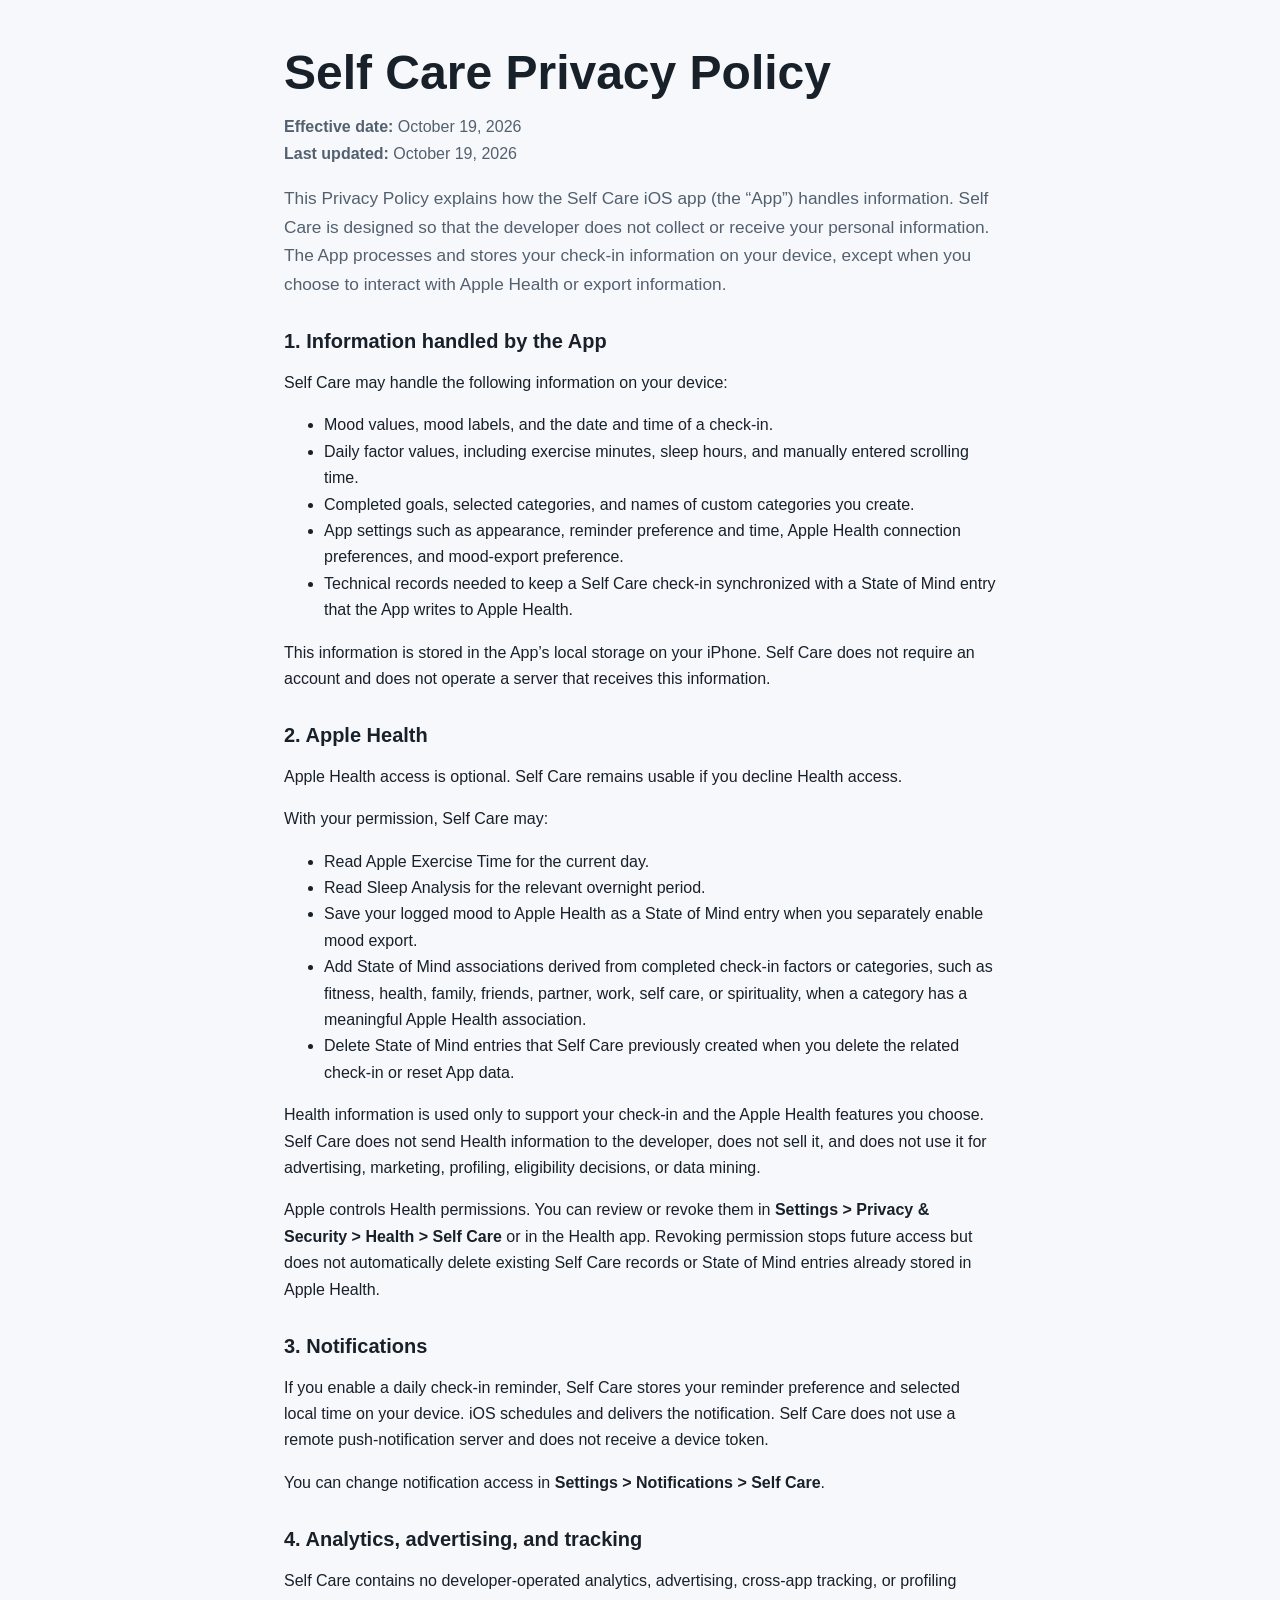
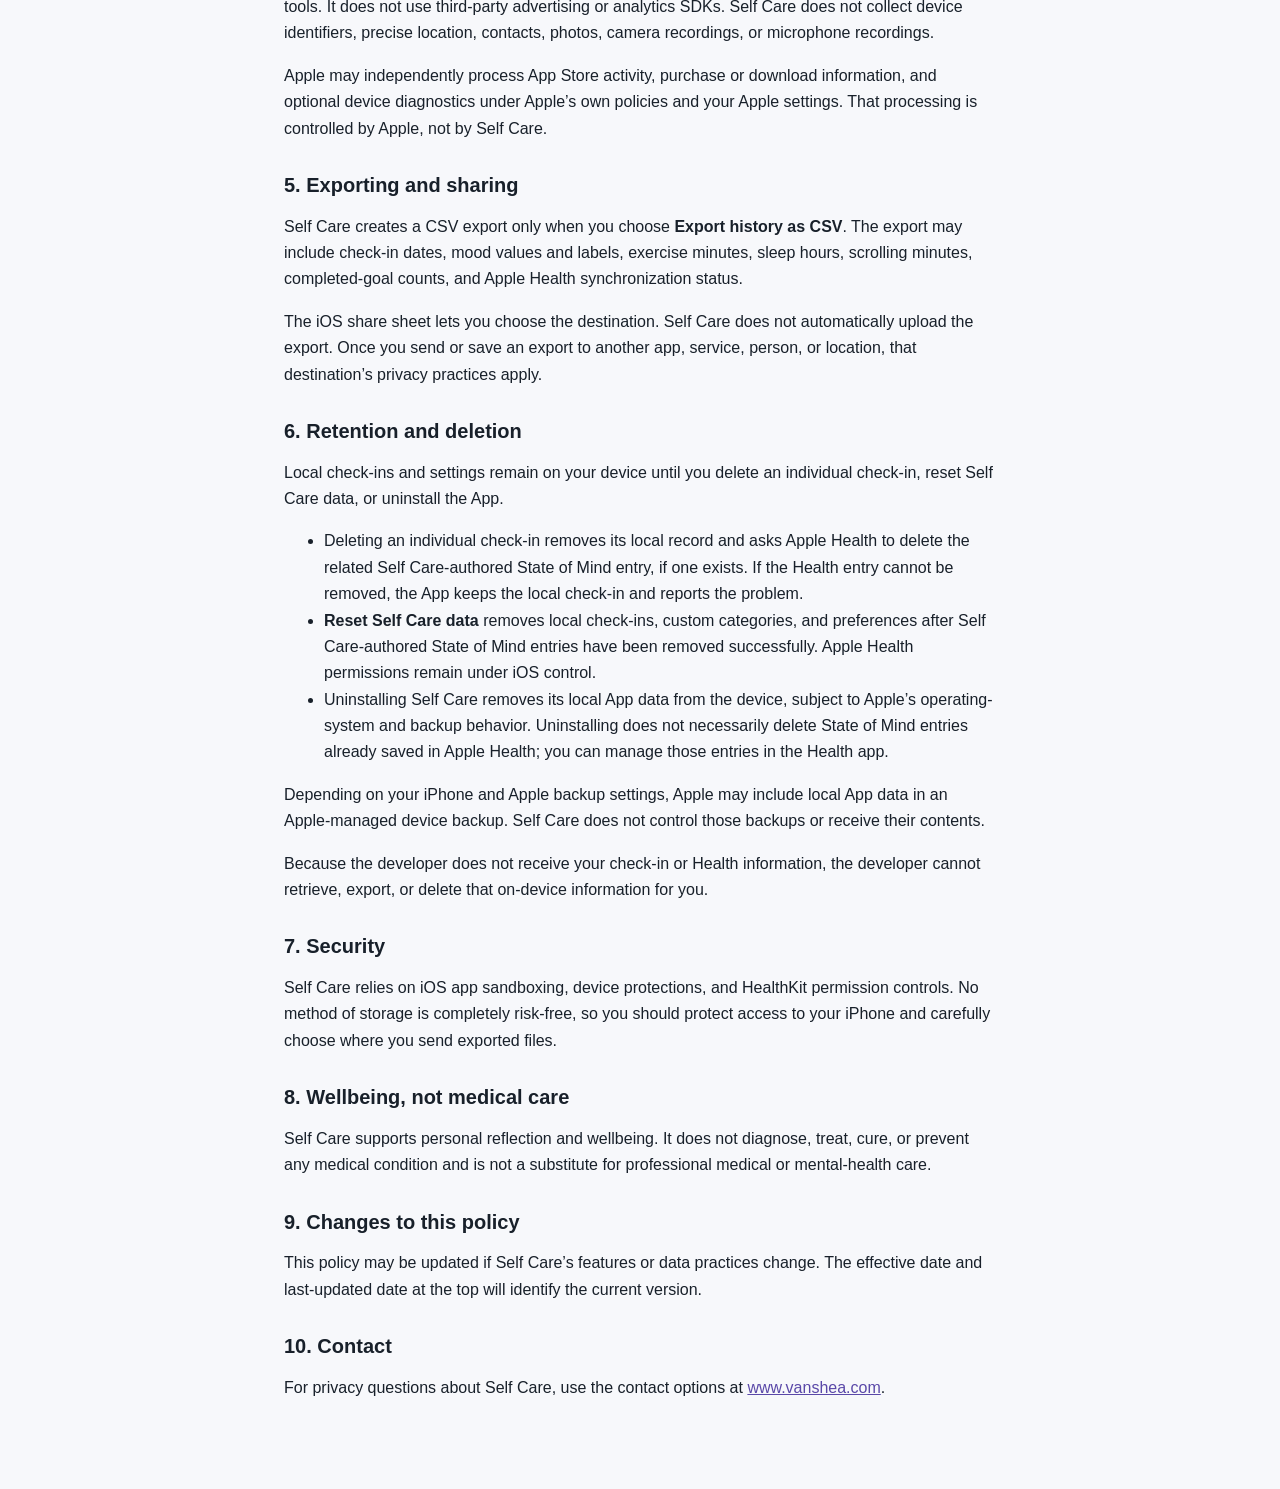
<file: SelfCare/AppStore/PrivacyPolicy/index.html>
<!doctype html>
<html lang="en">
<head>
  <meta charset="utf-8">
  <meta name="viewport" content="width=device-width, initial-scale=1">
  <meta name="color-scheme" content="light dark">
  <title>Self Care Privacy Policy</title>
  <meta name="description" content="Privacy Policy for the Self Care iOS app.">
  <style>
    :root {
      font-family: -apple-system, BlinkMacSystemFont, "Segoe UI", sans-serif;
      color: #18202a;
      background: #f7f8fb;
    }
    body { margin: 0; }
    main {
      box-sizing: border-box;
      width: min(760px, 100%);
      margin: 0 auto;
      padding: 48px 24px 72px;
    }
    h1 { margin: 0 0 8px; font-size: clamp(2rem, 7vw, 3rem); line-height: 1.05; }
    h2 { margin-top: 2rem; font-size: 1.25rem; }
    p, li { font-size: 1rem; line-height: 1.65; }
    .dates, .summary { color: #53606f; }
    .summary { font-size: 1.08rem; }
    a { color: #5a48a8; }
    @media (prefers-color-scheme: dark) {
      :root { color: #f3f4f7; background: #111318; }
      .dates, .summary { color: #b8bfca; }
      a { color: #b8aaff; }
    }
  </style>
</head>
<body>
<main>
  <h1>Self Care Privacy Policy</h1>
  <p class="dates"><strong>Effective date:</strong> October 19, 2026<br><strong>Last updated:</strong> October 19, 2026</p>
  <p class="summary">This Privacy Policy explains how the Self Care iOS app (the “App”) handles information. Self Care is designed so that the developer does not collect or receive your personal information. The App processes and stores your check-in information on your device, except when you choose to interact with Apple Health or export information.</p>

  <h2>1. Information handled by the App</h2>
  <p>Self Care may handle the following information on your device:</p>
  <ul>
    <li>Mood values, mood labels, and the date and time of a check-in.</li>
    <li>Daily factor values, including exercise minutes, sleep hours, and manually entered scrolling time.</li>
    <li>Completed goals, selected categories, and names of custom categories you create.</li>
    <li>App settings such as appearance, reminder preference and time, Apple Health connection preferences, and mood-export preference.</li>
    <li>Technical records needed to keep a Self Care check-in synchronized with a State of Mind entry that the App writes to Apple Health.</li>
  </ul>
  <p>This information is stored in the App’s local storage on your iPhone. Self Care does not require an account and does not operate a server that receives this information.</p>

  <h2>2. Apple Health</h2>
  <p>Apple Health access is optional. Self Care remains usable if you decline Health access.</p>
  <p>With your permission, Self Care may:</p>
  <ul>
    <li>Read Apple Exercise Time for the current day.</li>
    <li>Read Sleep Analysis for the relevant overnight period.</li>
    <li>Save your logged mood to Apple Health as a State of Mind entry when you separately enable mood export.</li>
    <li>Add State of Mind associations derived from completed check-in factors or categories, such as fitness, health, family, friends, partner, work, self care, or spirituality, when a category has a meaningful Apple Health association.</li>
    <li>Delete State of Mind entries that Self Care previously created when you delete the related check-in or reset App data.</li>
  </ul>
  <p>Health information is used only to support your check-in and the Apple Health features you choose. Self Care does not send Health information to the developer, does not sell it, and does not use it for advertising, marketing, profiling, eligibility decisions, or data mining.</p>
  <p>Apple controls Health permissions. You can review or revoke them in <strong>Settings &gt; Privacy &amp; Security &gt; Health &gt; Self Care</strong> or in the Health app. Revoking permission stops future access but does not automatically delete existing Self Care records or State of Mind entries already stored in Apple Health.</p>

  <h2>3. Notifications</h2>
  <p>If you enable a daily check-in reminder, Self Care stores your reminder preference and selected local time on your device. iOS schedules and delivers the notification. Self Care does not use a remote push-notification server and does not receive a device token.</p>
  <p>You can change notification access in <strong>Settings &gt; Notifications &gt; Self Care</strong>.</p>

  <h2>4. Analytics, advertising, and tracking</h2>
  <p>Self Care contains no developer-operated analytics, advertising, cross-app tracking, or profiling tools. It does not use third-party advertising or analytics SDKs. Self Care does not collect device identifiers, precise location, contacts, photos, camera recordings, or microphone recordings.</p>
  <p>Apple may independently process App Store activity, purchase or download information, and optional device diagnostics under Apple’s own policies and your Apple settings. That processing is controlled by Apple, not by Self Care.</p>

  <h2>5. Exporting and sharing</h2>
  <p>Self Care creates a CSV export only when you choose <strong>Export history as CSV</strong>. The export may include check-in dates, mood values and labels, exercise minutes, sleep hours, scrolling minutes, completed-goal counts, and Apple Health synchronization status.</p>
  <p>The iOS share sheet lets you choose the destination. Self Care does not automatically upload the export. Once you send or save an export to another app, service, person, or location, that destination’s privacy practices apply.</p>

  <h2>6. Retention and deletion</h2>
  <p>Local check-ins and settings remain on your device until you delete an individual check-in, reset Self Care data, or uninstall the App.</p>
  <ul>
    <li>Deleting an individual check-in removes its local record and asks Apple Health to delete the related Self Care-authored State of Mind entry, if one exists. If the Health entry cannot be removed, the App keeps the local check-in and reports the problem.</li>
    <li><strong>Reset Self Care data</strong> removes local check-ins, custom categories, and preferences after Self Care-authored State of Mind entries have been removed successfully. Apple Health permissions remain under iOS control.</li>
    <li>Uninstalling Self Care removes its local App data from the device, subject to Apple’s operating-system and backup behavior. Uninstalling does not necessarily delete State of Mind entries already saved in Apple Health; you can manage those entries in the Health app.</li>
  </ul>
  <p>Depending on your iPhone and Apple backup settings, Apple may include local App data in an Apple-managed device backup. Self Care does not control those backups or receive their contents.</p>
  <p>Because the developer does not receive your check-in or Health information, the developer cannot retrieve, export, or delete that on-device information for you.</p>

  <h2>7. Security</h2>
  <p>Self Care relies on iOS app sandboxing, device protections, and HealthKit permission controls. No method of storage is completely risk-free, so you should protect access to your iPhone and carefully choose where you send exported files.</p>

  <h2>8. Wellbeing, not medical care</h2>
  <p>Self Care supports personal reflection and wellbeing. It does not diagnose, treat, cure, or prevent any medical condition and is not a substitute for professional medical or mental-health care.</p>

  <h2>9. Changes to this policy</h2>
  <p>This policy may be updated if Self Care’s features or data practices change. The effective date and last-updated date at the top will identify the current version.</p>

  <h2>10. Contact</h2>
  <p>For privacy questions about Self Care, use the contact options at <a href="https://www.vanshea.com">www.vanshea.com</a>.</p>
</main>
</body>
</html>
</file>
